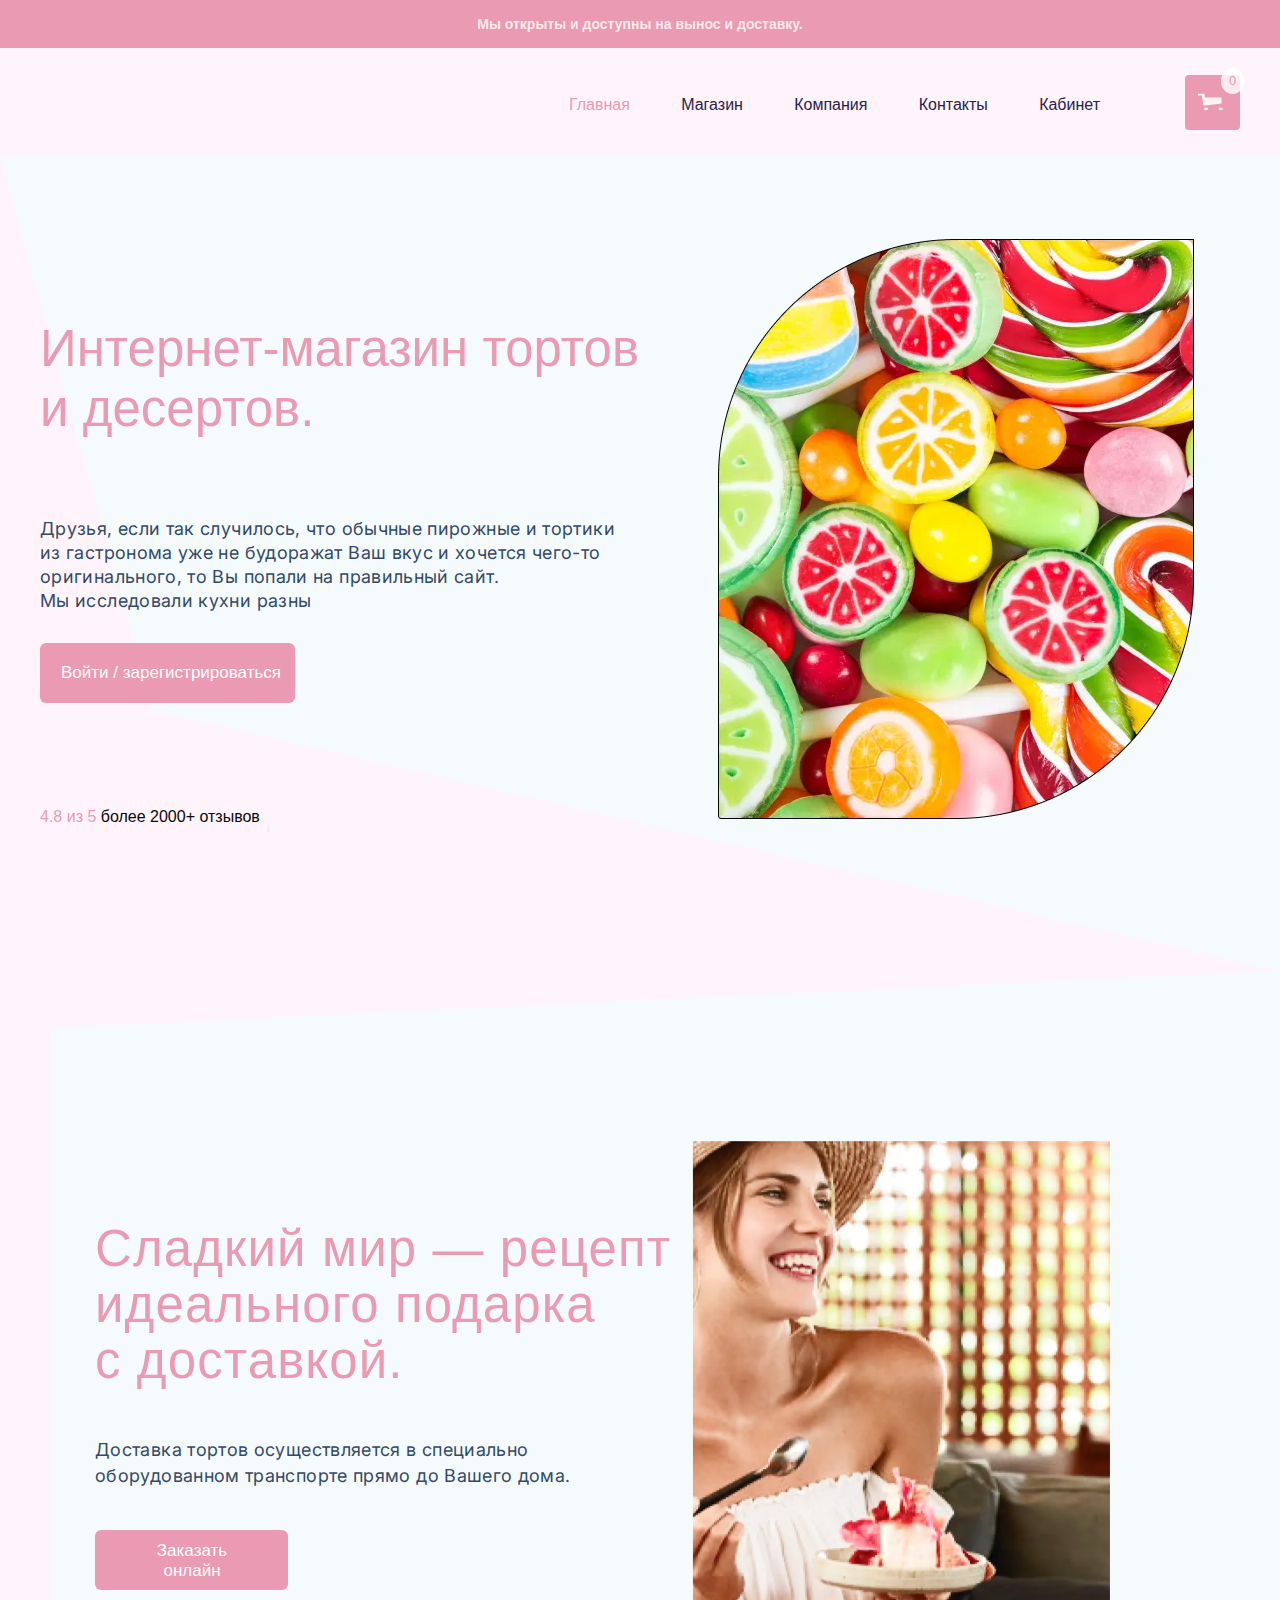
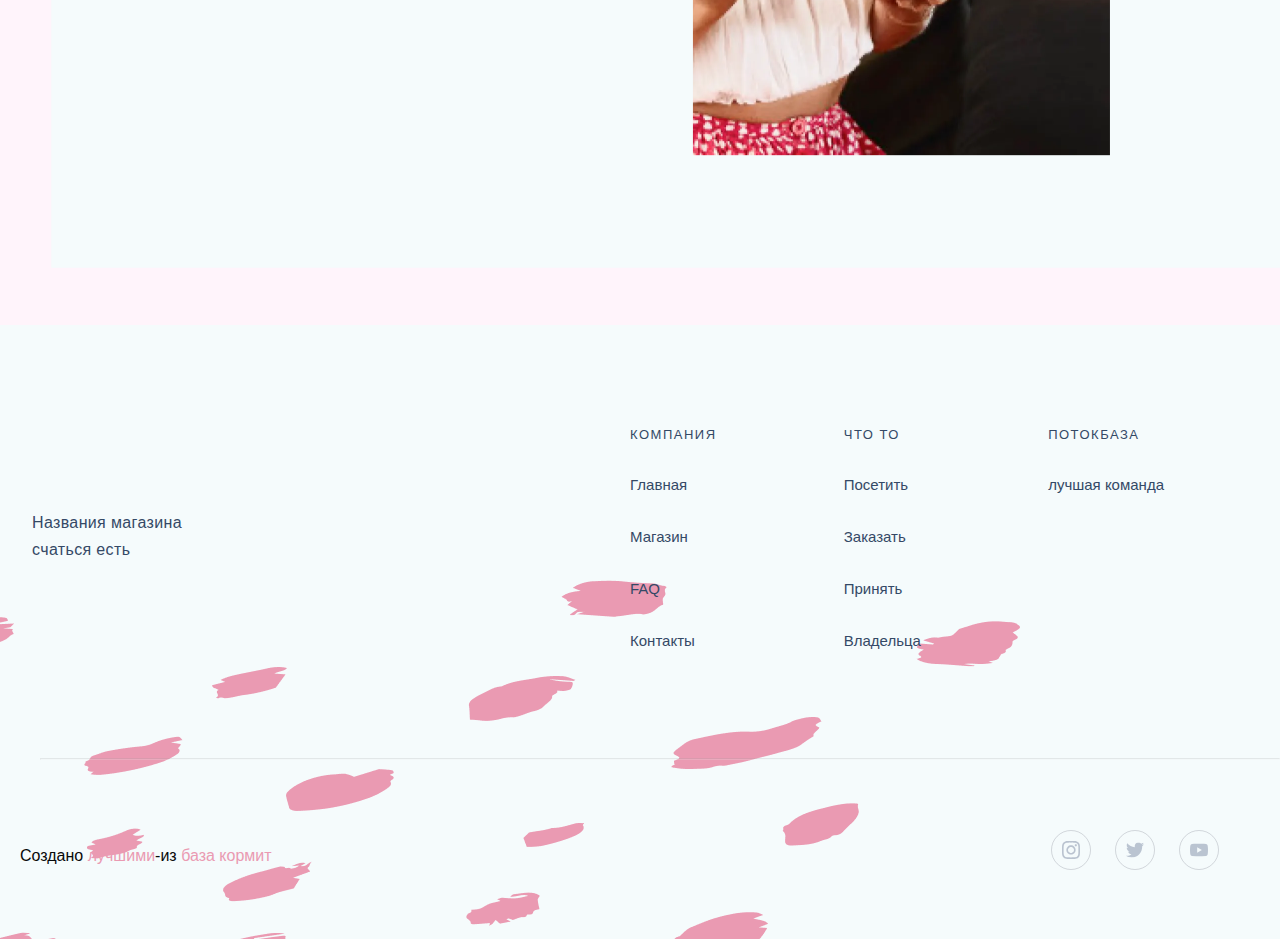
<file: index.html>
<!DOCTYPE html>
<html lang="ru" class="page">

<head>
  <meta charset="UTF-8" />
  <meta name="viewport" content="width=device-width, initial-scale=1.0" />
  <link rel="shortcut icon" href="favicon.ico" type="image/x-icon" />
  <meta http-equiv="X-UA-Compatible" content="ie=edge" />
  <meta name="theme-color" content="#111111" />
  <title>Project</title>
  <link rel="preconnect" href="https://fonts.googleapis.com" />
  <link rel="preconnect" href="https://fonts.gstatic.com" crossorigin />
  <link
    href="https://fonts.googleapis.com/css2?family=Inter&display=swap"
    rel="stylesheet"
  />
  <link rel="stylesheet" href="css/main.css" />
  <script defer src="js/main.js"></script>
</head>

<body class="page__body">
  <div class="site-container">
    <header class="header">
  <div class="header__top">
    <h2 class="header__top-title">
      Мы открыты и доступны на вынос и доставку.
    </h2>
  </div>

  <div class="header__bottom">
    <div class="container">
      <nav class="header__bottom-items">
        <ul class="header__bottom-links">
          <li class="header__bottom-link">
            <a class="link" id="main" href="./index.html">Главная</a>
          </li>
          <li class="header__bottom-link">
            <a class="link" id="shop" href="./shop.html">Магазин</a>
          </li>
          <li class="header__bottom-link">
            <a class="link" href="./company.html">Компания</a>
          </li>
          <li class="header__bottom-link">
            <a class="link" id="contact" href="./contact.html">Контакты</a>
          </li>
          <li class="header__bottom-link">
            <a class="link" href="./auth.html">Кабинет</a>
          </li>
        </ul>
      </nav>
      <button class="header__bottom-button">
        <svg
          width="25"
          height="17"
          viewBox="0 0 25 17"
          fill="none"
          xmlns="http://www.w3.org/2000/svg"
        >
          <g clip-path="url(#clip0_27994_319)">
            <path
              d="M3.83225 2H0V0H6.46187L7.12189 4H23.5294V9.93845L5.54325 12.3694L3.83225 2ZM22.7941 17C21.5758 17 20.5882 16.3284 20.5882 15.5C20.5882 14.6716 21.5758 14 22.7941 14C24.0124 14 25 14.6716 25 15.5C25 16.3284 24.0124 17 22.7941 17ZM8.08823 17C6.86996 17 5.88235 16.3284 5.88235 15.5C5.88235 14.6716 6.86996 14 8.08823 14C9.30651 14 10.2941 14.6716 10.2941 15.5C10.2941 16.3284 9.30651 17 8.08823 17Z"
              fill="white"
              fill-opacity="0.87"
            />
          </g>
          <defs>
            <clipPath id="clip0_27994_319">
              <rect width="25" height="17" fill="white" />
            </clipPath>
          </defs>
        </svg>
        <span>0</span>
      </button>
    </div>
  </div>
</header>

    <main class="main">
    <section class="shop">
  <div class="shop__background"></div>
  <div class="container">
    <div class="shop__left">
      <h1 class="shop__left-title text-pink__title">Интернет-магазин тортов и десертов.</h1>
      <p class="shop__left-text text-p">Друзья, если так случилось, что обычные пирожные и тортики из гастронома уже не будоражат Ваш вкус и хочется чего-то оригинального, то Вы попали на правильный сайт. Мы исследовали кухни разны</p>
      <div action="reg.html#" target="_blank">
        <form action="./auth.html" target="blank">
          <button class="shop__left-button button-pink">Войти <span>/</span> зарегистрироваться</button>
        </form>
      </div>
      <div class="shop__left-reviews">
        <span class="pink-text">4.8 из 5</span>
        <span class="black-text">более 2000+ отзывов</span>
      </div>
    </div>
    <div class="shop__right">
      <picture>
        <source srcset="./img/shop-img.webp" type="image/webp">
        <img loading="lazy" src="./img/shop-img.png" class="image" width="" height="" alt="Фрукты">
      </picture>
    </div>
  </div>
</section>

    <section class="delivery">
  <div class="delivery__background"></div>
  <div class="container">
    <div class="delivery__left">
      <h2 class="delivery__left-title text-pink__title">
        Сладкий мир — рецепт идеального подарка с доставкой.
      </h2>
      <p class="delivery__left-text text-p">
        Доставка тортов осуществляется в специально оборудованном транспорте
        прямо до Вашего дома.
      </p>
      <form action="./shop.html" target="_blank">
      <button class="delivery__left-button button-pink">Заказать онлайн</button>
      </form>
    </div>
    <div class="delivery__right">
      <picture>
        <source srcset="./img/delivery-img.webp" type="image/webp">
        <img loading="lazy" src="./img/delivery-img.png" class="image" width="" height="" alt="Фрукты">
      </picture>
    </div>
  </div>
</section>
  
    </main>
    <footer class="footer">
  <div class="footer__background"></div>
  <div class="container">
    <div class="footer__left">
      <h3 class="footer__left-title">Названия магазина</h3>
      <span class="footer__left-text">счаться есть</span>
    </div>
    <div class="footer__right">
      <div class="footer__right-box">
        <h3 class="footer__right-title">компания</h3>
        <ul class="footer__right-items">
          <li class="footer__right-item">
            <a href="#!" class="link">Главная</a>
          </li>
          <li class="footer__right-item">
            <a href="#!" class="link">Магазин</a>
          </li>
          <li class="footer__right-item">
            <a href="#!" class="link">FAQ</a>
          </li>
          <li class="footer__right-item">
            <a href="#!" class="link">Контакты</a>
          </li>
        </ul>
      </div>
      <div class="footer__right-box">
        <h3 class="footer__right-title">что то</h3>
        <ul class="footer__right-items">
          <li class="footer__right-item">
            <a href="#!" class="link">Посетить</a>
          </li>
          <li class="footer__right-item">
            <a href="#!" class="link">Заказать</a>
          </li>
          <li class="footer__right-item">
            <a href="#!" class="link">Принять</a>
          </li>
          <li class="footer__right-item">
            <a href="#!" class="link">Владельца</a>
          </li>
        </ul>
      </div>
      <div class="footer__right-box">
        <h3 class="footer__right-title">потокбаза</h3>
        <ul class="footer__right-items">
          <li class="footer__right-item">
            <a href="#!" class="link">лучшая команда</a>
          </li>
        </ul>
      </div>
    </div>
    <hr />
  </div>
  <div class="wrap">
    <div class="footer__bottom">
      <div class="footer__bottom-left">
        <span class="black-text">Создано</span>
        <span class="pink-text">лучшими</span
        ><span class="black-text">-из</span>
        <span class="pink-text">база кормит</span>
      </div>
      <div class="footer__bottom-right">
        <a class="footer__bottom-button"
          ><svg
            width="18"
            height="18"
            viewBox="0 0 18 18"
            fill="none"
            xmlns="http://www.w3.org/2000/svg"
          >
            <g clip-path="url(#clip0_27705_1015)">
              <g opacity="0.5">
                <path
                  opacity="0.5"
                  d="M11.9895 9.00048C11.992 8.60667 11.9157 8.21634 11.7651 7.8525C11.6144 7.48866 11.3924 7.15868 11.1122 6.88203C10.8367 6.60372 10.5086 6.38306 10.1469 6.23295C9.78526 6.08283 9.39735 6.00625 9.0058 6.00768C8.61238 6.00457 8.22231 6.08023 7.85858 6.23021C7.49484 6.38019 7.16478 6.60146 6.88784 6.88098C6.60839 7.15798 6.38717 7.48811 6.23723 7.85194C6.08728 8.21576 6.01164 8.60592 6.01475 8.99943C6.00998 9.3923 6.08373 9.78217 6.23168 10.1461C6.37962 10.5101 6.59877 10.8408 6.87626 11.1189C7.1545 11.3984 7.48596 11.6192 7.85101 11.7683C8.21606 11.9174 8.6073 11.9918 9.00159 11.987C9.39306 11.9885 9.78093 11.9121 10.1426 11.7622C10.5042 11.6123 10.8324 11.3918 11.108 11.1137C11.3882 10.837 11.6102 10.507 11.7608 10.1432C11.9115 9.77936 11.9878 9.38903 11.9853 8.99522L11.9895 9.00048ZM13.6156 9.00048C13.6129 10.2254 13.1256 11.3995 12.2601 12.2661C11.3947 13.1291 10.2236 13.6152 9.00159 13.6187C7.77695 13.6161 6.60315 13.1286 5.73671 12.263C4.87124 11.3963 4.38392 10.2223 4.38126 8.99732C4.38392 7.77239 4.87124 6.59832 5.73671 5.73168C6.60297 4.86562 7.7768 4.3778 9.00159 4.37486C10.2262 4.37752 11.4 4.86495 12.2665 5.73063C13.1308 6.59778 13.6169 7.77179 13.6188 8.99627L13.6156 9.00048ZM14.8794 4.2021C14.8767 4.48795 14.7635 4.76166 14.5635 4.96584C14.4635 5.06552 14.3442 5.14368 14.2128 5.19549C14.0815 5.24731 13.941 5.27168 13.7999 5.26712C13.6588 5.27168 13.5183 5.24731 13.387 5.19549C13.2556 5.14368 13.1363 5.06552 13.0363 4.96584C12.9367 4.86584 12.8585 4.74649 12.8067 4.61514C12.7549 4.48379 12.7306 4.34322 12.7351 4.2021C12.7306 4.06097 12.7549 3.92041 12.8067 3.78906C12.8585 3.65771 12.9367 3.53836 13.0363 3.43836C13.1363 3.33868 13.2556 3.26052 13.387 3.20871C13.5183 3.15689 13.6588 3.13252 13.7999 3.13708C13.941 3.13252 14.0815 3.15689 14.2128 3.20871C14.3442 3.26052 14.4635 3.33868 14.5635 3.43836C14.7632 3.64228 14.8765 3.91556 14.8794 4.20105V4.2021ZM9.00159 1.62962C8.2791 1.61627 7.37898 1.61627 6.30122 1.62962C5.42127 1.61391 4.54427 1.73582 3.70196 1.99094C3.50955 2.0671 3.32477 2.16127 3.15009 2.27221C2.97562 2.38502 2.81389 2.51641 2.66773 2.66409C2.52009 2.81028 2.38873 2.97205 2.27594 3.14656C2.16503 3.32128 2.07087 3.50611 1.99474 3.69856C1.73968 4.54107 1.6178 5.41828 1.6335 6.29843C1.61805 7.37644 1.61033 8.27713 1.61033 9.00048C1.61033 9.72384 1.617 10.6242 1.63034 11.7015C1.61533 12.5829 1.73829 13.4612 1.99474 14.3045C2.07087 14.497 2.16503 14.6818 2.27594 14.8565C2.38873 15.031 2.52009 15.1928 2.66773 15.339C2.81389 15.4867 2.97562 15.6181 3.15009 15.7309C3.32477 15.8418 3.50955 15.936 3.70196 16.0121C4.54427 16.2673 5.42127 16.3892 6.30122 16.3735C7.37828 16.3868 8.2784 16.3935 9.00159 16.3935C9.72478 16.3935 10.6249 16.3868 11.702 16.3735C12.5819 16.3892 13.4589 16.2673 14.3012 16.0121C14.4936 15.936 14.6784 15.8418 14.8531 15.7309C15.0276 15.6181 15.1893 15.4867 15.3354 15.339C15.4831 15.1928 15.6144 15.031 15.7272 14.8565C15.8381 14.6818 15.9323 14.497 16.0084 14.3045C16.2635 13.462 16.3854 12.5848 16.3697 11.7046C16.383 10.6273 16.3897 9.727 16.3897 9.00364C16.3897 8.28029 16.3827 7.37855 16.3686 6.29843C16.3843 5.41828 16.2624 4.54107 16.0074 3.69856C15.9312 3.50611 15.8371 3.32128 15.7262 3.14656C15.6134 2.97205 15.482 2.81028 15.3344 2.66409C15.1882 2.51641 15.0265 2.38502 14.852 2.27221C14.6773 2.16127 14.4926 2.0671 14.3002 1.99094C13.4578 1.73582 12.5809 1.61391 11.7009 1.62962C10.6217 1.61627 9.72197 1.61627 9.00159 1.62962ZM17.9958 9.00364C18.0091 10.2355 17.9891 11.4736 17.9358 12.718C17.9149 13.408 17.7932 14.0912 17.5745 14.7459C17.3447 15.398 16.9669 15.9879 16.4708 16.4693C15.9879 16.9649 15.3967 17.3418 14.7436 17.5702C14.089 17.7889 13.406 17.9106 12.7162 17.9315C11.4685 17.9884 10.2303 18.0084 9.00159 17.9915C7.77006 18.0084 6.53187 17.9898 5.287 17.9357C4.59699 17.9135 3.91395 17.7903 3.25962 17.5702C2.60547 17.3425 2.01312 16.966 1.52923 16.4704C1.03258 15.9877 0.654748 15.3963 0.425495 14.7427C0.206793 14.088 0.0850886 13.4048 0.0642526 12.7149C0.0101891 11.4718 -0.00982152 10.2337 0.00422096 9.00048C-0.0091194 7.76867 0.0108912 6.53054 0.0642526 5.28608C0.0850886 4.59612 0.206793 3.91292 0.425495 3.25822C0.654748 2.60465 1.03258 2.01325 1.52923 1.53059C2.01147 1.03396 2.60237 0.656048 3.25541 0.426596C3.90995 0.207843 4.59299 0.0861113 5.28279 0.0652704C6.52765 0.0118965 7.7655 -0.00811985 8.99632 0.00522362C10.2278 -0.00811985 11.4657 0.0118965 12.7099 0.0652704C13.3997 0.0861113 14.0827 0.207843 14.7372 0.426596C15.389 0.656178 15.9788 1.0337 16.4603 1.52954C16.9568 2.01189 17.3346 2.60292 17.564 3.25612C17.7827 3.91082 17.9044 4.59401 17.9252 5.28397C17.98 6.53194 18.0007 7.77043 17.9874 8.99943L17.9958 9.00364Z"
                  fill="#0C2050"
                />
              </g>
            </g>
            <defs>
              <clipPath id="clip0_27705_1015">
                <rect width="18" height="18" fill="white" />
              </clipPath>
            </defs>
          </svg>
        </a>
        <a class="footer__bottom-button"
          ><svg
            width="18"
            height="15"
            viewBox="0 0 18 15"
            fill="none"
            xmlns="http://www.w3.org/2000/svg"
          >
            <g clip-path="url(#clip0_27705_1010)">
              <g opacity="0.5">
                <path
                  opacity="0.5"
                  d="M17.9999 1.7822C17.3247 2.08472 16.6103 2.28516 15.8789 2.37724C16.2598 2.14035 16.5969 1.83645 16.8749 1.47947C17.1557 1.11929 17.3701 0.709583 17.5075 0.270466C16.7806 0.715349 15.9836 1.02654 15.1523 1.18999C14.814 0.818678 14.4063 0.521071 13.9534 0.314929C13.4831 0.101466 12.9737 -0.00626968 12.4595 -0.00103896C11.9745 -0.00260398 11.494 0.0945883 11.0458 0.284908C10.5977 0.475228 10.1908 0.75489 9.84881 1.10769C9.5049 1.45855 9.23229 1.87593 9.04676 2.33565C8.86124 2.79537 8.76649 3.2883 8.76802 3.78586C8.76848 4.07694 8.7994 4.36714 8.86024 4.65146C7.37108 4.57117 5.91534 4.16849 4.58871 3.46989C3.30123 2.78833 2.16549 1.84034 1.25319 0.685767C0.934744 1.27003 0.765355 1.92735 0.760743 2.59672C0.752867 3.22932 0.903371 3.85341 1.19786 4.40928C1.48541 4.95089 1.89679 5.41284 2.39669 5.75546C1.80895 5.73804 1.23393 5.5758 0.720167 5.28245V5.3184C0.722672 6.19918 1.02173 7.05203 1.56673 7.73263C2.10681 8.40326 2.85601 8.86206 3.68774 9.0315C3.36906 9.12936 3.03826 9.17939 2.70562 9.18003C2.4751 9.18056 2.24516 9.15647 2.01952 9.10813C2.24881 9.85359 2.70038 10.5064 3.31057 10.9746C3.93378 11.4524 4.6861 11.7201 5.46385 11.7409C4.82349 12.2482 4.1072 12.6456 3.34284 12.9177C2.54854 13.203 1.71388 13.3523 0.872326 13.3595C0.580423 13.359 0.288808 13.3407 -0.000976562 13.3046C0.825136 13.8484 1.72166 14.2704 2.66227 14.5581C3.6348 14.8552 4.64462 15.0041 5.65935 14.9999C9.07019 14.8681 11.672 13.6988 13.4647 11.4921C15.1867 9.47734 16.1471 6.89572 16.1713 4.21629C16.1713 4.05988 16.1654 3.89749 16.1537 3.72909C16.8734 3.19567 17.4975 2.53822 17.9981 1.78598L17.9999 1.7822Z"
                  fill="#0C2050"
                />
              </g>
            </g>
            <defs>
              <clipPath id="clip0_27705_1010">
                <rect width="18" height="15" fill="white" />
              </clipPath>
            </defs>
          </svg>
        </a>
        <a class="footer__bottom-button"
          ><svg
            width="18"
            height="13"
            viewBox="0 0 18 13"
            fill="none"
            xmlns="http://www.w3.org/2000/svg"
          >
            <g clip-path="url(#clip0_27705_1020)">
              <g opacity="0.5">
                <path
                  opacity="0.5"
                  d="M17.6135 2.04821C17.8005 2.95966 17.9092 3.88616 17.9383 4.81708C17.9794 5.8479 18 6.41142 18 6.50765C18 6.60387 17.9794 7.16708 17.9383 8.19727C17.9093 9.1285 17.8005 10.0553 17.6135 10.9671C17.5016 11.3562 17.3002 11.7121 17.0263 12.0048C16.7507 12.299 16.3998 12.5076 16.0139 12.6067C14.6823 12.8251 13.336 12.9364 11.9874 12.9397C10.2044 12.9819 9.20738 13.0029 8.99632 13.0029C8.78525 13.0029 7.78822 12.9819 6.00522 12.9397C4.65664 12.9364 3.31038 12.8251 1.97873 12.6067C1.5928 12.5076 1.24193 12.299 0.966357 12.0048C0.695415 11.7112 0.496928 11.3554 0.387463 10.9671C0.199807 10.0557 0.0904817 9.12918 0.0607424 8.19821C0.0202475 7.16739 0 6.60387 0 6.50765C0 6.41142 0.0205542 5.8479 0.0616627 4.81708C0.0910991 3.88614 0.200117 2.95963 0.387463 2.04821C0.496554 1.65789 0.69829 1.30136 0.97464 1.01048C1.25243 0.721001 1.60274 0.515674 1.98701 0.41708C3.31722 0.184731 4.66412 0.0673377 6.0135 0.0661367C7.7965 0.0239983 8.79354 0.00292969 9.0046 0.00292969C9.21567 0.00292969 10.2127 0.0239983 11.9957 0.0661367C13.3451 0.0673377 14.692 0.184731 16.0222 0.41708C16.4065 0.515674 16.7568 0.721001 17.0346 1.01048C17.3099 1.30166 17.5107 1.65817 17.619 2.04821H17.6135ZM7.15748 9.24067L11.8613 6.50482L7.15748 3.7567V9.24067Z"
                  fill="#0C2050"
                />
              </g>
            </g>
            <defs>
              <clipPath id="clip0_27705_1020">
                <rect width="18" height="13" fill="white" />
              </clipPath>
            </defs>
          </svg>
        </a>
      </div>
    </div>
  </div>
</footer>

  </div>
</body>

</html>
</file>
<file: css/main.css>
:root {
  --color-pink: #ea9ab2;
  --color-pink-2:rgba(255, 240, 249, 0.70);
  --color-pink-3:rgba(255, 240, 249, 0.7);
  --color-white: #ffffffcc;
  --color-bckgr: #f5fbfc;
  --color-p: #344966;
  --color-link: #28224B;
}
.custom-checkbox__field:checked + .custom-checkbox__content::after {
  opacity: 1;
}

.custom-checkbox__field:focus + .custom-checkbox__content::before {
  outline: 2px solid #f00;
  outline-offset: 2px;
}

.custom-checkbox__field:disabled + .custom-checkbox__content {
  opacity: 0.4;
  pointer-events: none;
}
html {
  -webkit-box-sizing: border-box;
  box-sizing: border-box;
}

*,
*::after,
*::before {
  -webkit-box-sizing: inherit;
  box-sizing: inherit;
}

ul {
  list-style-type: none;
  padding: 0;
}

body,
h1,
h2,
h3,
h4,
h5,
h6,
p,
ul,
ol,
li,
figure,
figcaption,
blockquote,
dl,
dd {
  margin: 0;
  font-size: inherit;
}

ul[class] {
  list-style: none;
}

img {
  max-width: 100%;
  display: block;
}

input,
button,
textarea,
select {
  font: inherit;
  border: none;
}

a {
  text-decoration: none;
}

fieldset {
  border: none;
  margin: 0;
  padding: 0;
}

/* Chrome, Safari, Edge, Opera */
input::-webkit-outer-spin-button,
input::-webkit-inner-spin-button {
  -webkit-appearance: none;
  margin: 0;
}



button {
  cursor: pointer;
}

a {
  color: #fc0000;
}

input {
  border: 1px solid #43ff2d;
  color: #43ff2d;
  outline: none;
}

button {
  padding: 0;
  margin: 0;
  color: red;
  border: 1px solid green;
  border-radius: 0;
}

.container {
  max-width: 1240px;
  padding-left: 20px;
  padding-right: 20px;
  margin: 0 auto;
}

.text-pink__title {
  color: var(--color-pink);
  font-size: 51px;
  line-height: 60px;
  font-weight: 400;
}

.text-p {
  max-width: 580px;
  color: var(--color-p);
  font-size: 18px;
  line-height: 24.12px;
  letter-spacing: 0.36px;
  font-family: "Inter";
}

.button-pink {
  border: transparent;
  border-radius: 6px;
  background: #ea9ab2;
  color: #fff;
  padding: 20px 14px 20px 21px;
  font-size: 17px;
  text-align: center;
  line-height: 20px;
  -webkit-transition: background 0.3s ease-in-out;
  transition: background 0.3s ease-in-out;
}
.button-pink:hover, .button-pink:active, .button-pink:focus {
  background: rgba(234, 154, 178, 0.7);
}


.shop__left-reviews {
  margin-top: 35px;
}

.pink-text {
  color: var(--color-pink);
  font-size: 16px;
  line-height: 20px;
  
}

.black-text {
  color: #08090a;
  font-size: 16px;
  line-height: 20px;
  
}

.header__top {
  background: var(--color-pink);
}
.header__top-title {
  font-size: 14px;
  line-height: 20px;
  color: var(--color-white);
  text-align: center;
  padding-top: 14px;
  padding-bottom: 14px;
}
.header__bottom {
  background-color: var(--color-pink-2);
}
.header__bottom-links {
  display: -webkit-box;
  display: -ms-flexbox;
  display: flex;
  width: 531px;
  -webkit-box-pack: justify;
  -ms-flex-pack: justify;
  justify-content: space-between;
  padding-top: 45px;
  padding-bottom: 39px;
  margin-right: 85px;
}
.header .container {
  display: -webkit-box;
  display: -ms-flexbox;
  display: flex;
  -webkit-box-pack: end;
  -ms-flex-pack: end;
  justify-content: end;
  -webkit-box-align: center;
  -ms-flex-align: center;
  align-items: center;
}
.header__bottom-link:hover .link, .header__bottom-link:active .link, .header__bottom-link:focus .link {
  color: var(--color-pink);
  -webkit-transition: color 0.3s ease-in-out;
  transition: color 0.3s ease-in-out;
}
.header__bottom-link .link {
  color: var(--color-link);
}
.header__bottom-link .active {
  color: var(--color-pink);
  cursor: default;
}
.header__bottom-button {
  width: 55px;
  height: 55px;
  position: relative;
  background: var(--color-pink);
  border-radius: 4px;
  border: transparent;
  -webkit-transition: background 0.3s ease-in-out;
  transition: background 0.3s ease-in-out;
}
.header__bottom-button:hover, .header__bottom-button:focus, .header__bottom-button:active {
  background: #f5becf;
}
.header__bottom-button:hover svg, .header__bottom-button:focus svg, .header__bottom-button:active svg {
  -webkit-transform: scale(1.2) translateY(-45%);
  -ms-transform: scale(1.2) translateY(-45%);
  transform: scale(1.2) translateY(-45%);
}
.header__bottom-button svg {
  position: absolute;
  width: 25px;
  height: 17px;
  top: 50%;
  -webkit-transform: translateY(-50%);
  -ms-transform: translateY(-50%);
  transform: translateY(-50%);
  left: 13px;
  -webkit-transition: -webkit-transform 0.3s ease-in-out;
  transition: -webkit-transform 0.3s ease-in-out;
  transition: transform 0.3s ease-in-out;
  transition: transform 0.3s ease-in-out, -webkit-transform 0.3s ease-in-out;
}
.header__bottom-button span {
  position: absolute;
  background: var(--color-white);
  padding: 4px 8px;
  border-radius: 50%;
  color: var(--color-pink);
  line-height: 18px;
  font-size: 13px;
  bottom: 36px;
  left: 36px;
}

.shop {
  position: relative;
  background-color: var(--color-pink-2);
  z-index: 1;
}
.shop .shop__background {
  position: absolute;
  top: 0;
  left: 0;
  height: 100%;
  width: 100%;
  background: var(--color-bckgr);
  -webkit-clip-path: polygon(0 0, 100% 0, 100% 100%, 12% 68%);
  clip-path: polygon(0 0, 100% 0, 100% 100%, 12% 68%);
  z-index: 1;
}
.shop__left {
  position: relative;
  max-width: 600px;
  z-index: 2;
}
.shop__left-title {
  margin-top: 67px;
  margin-bottom: 78px;
}
.shop__left-text {
  margin-bottom: 29px;
}
.shop__left-button {
  margin-bottom: 67px;
}
.shop__left-button span {
  display: inline-block;
  -webkit-transition: -webkit-transform 0.3s ease-in-out;
  transition: -webkit-transform 0.3s ease-in-out;
  transition: transform 0.3s ease-in-out;
  transition: transform 0.3s ease-in-out, -webkit-transform 0.3s ease-in-out;
}
.shop__left-button:hover span, .shop__left-button:active span, .shop__left-button:focus span {
  -webkit-transform: rotate(360deg);
  -ms-transform: rotate(360deg);
  transform: rotate(360deg);
}
.shop__right {
  position: relative;
  z-index: 2;
  width: 476px;
  height: 580px;
}
.shop__right .image {
  -o-object-fit: contain;
  object-fit: contain;
  -webkit-transform: translateY(-13px) translateX(-46px);
  -ms-transform: translateY(-13px) translateX(-46px);
  transform: translateY(-13px) translateX(-46px);
}
.shop .container {
  display: -webkit-box;
  display: -ms-flexbox;
  display: flex;
  -webkit-box-pack: justify;
  -ms-flex-pack: justify;
  justify-content: space-between;
  padding-top: 96px;
  padding-bottom: 139px;
}

.delivery {
  position: relative;
  background-color: var(--color-pink-2);
  z-index: 1;
  padding-bottom: 90px;
}
.delivery__background {
  position: absolute;
  top: 0;
  left: 0;
  height: 100%;
  width: 100%;
  background: var(--color-bckgr);
  -webkit-clip-path: polygon(4% 6%, 100% 0, 100% 94%, 4% 94%);
  clip-path: polygon(4% 6%, 100% 0, 100% 94%, 4% 94%);
  z-index: 1;
}
.delivery .container {
  max-width: 1130px;
  display: -webkit-box;
  display: -ms-flexbox;
  display: flex;
  -webkit-box-pack: justify;
  -ms-flex-pack: justify;
  justify-content: space-between;
  padding-top: 250px;
}
.delivery__left {
  max-width: 578px;
}
.delivery__left-title {
  position: relative;
  z-index: 2;
  line-height: 56px;
  letter-spacing: 1.1px;
  margin-bottom: 48px;
}
.delivery__left-text {
  position: relative;
  z-index: 2;
  line-height: 26px;
  margin-bottom: 41px;
}
.delivery__left-button {
  position: relative;
  z-index: 2;
  width: 193px;
  padding: 11px 58px 9px 59px;
}
.delivery__right {
  position: relative;
  width: 417px;
  height: 614px;
  z-index: 2;
}
.delivery__right .image {
  -webkit-transform: translate(-18%, -13%);
  -ms-transform: translate(-18%, -13%);
  transform: translate(-18%, -13%);
}

.footer {
  position: relative;
  padding-top: 100px;
  background: var(--color-bckgr);
}
.footer__background {
  position: absolute;
  bottom: 0;
  left: 0;
  width: 100%;
  height: 100%;
  background: url(../img/footer-img.png) no-repeat left bottom;
}
.footer .container {
  position: relative;
  display: -webkit-box;
  display: -ms-flexbox;
  display: flex;
  -webkit-box-pack: justify;
  -ms-flex-pack: justify;
  justify-content: space-between;
  -webkit-box-align: center;
  -ms-flex-align: center;
  align-items: center;
  padding-right: 96px;
  padding-left: 12px;
}
.footer__left {
  width: 56%;
  margin-bottom: 79px;
  margin-top: -35px;
}
.footer__right {
  width: 50%;
  display: -webkit-box;
  display: -ms-flexbox;
  display: flex;
  -webkit-box-pack: justify;
  -ms-flex-pack: justify;
  justify-content: space-between;
  margin-bottom: 79px;
}
.footer__left-text, .footer__left-title {
  color: var(--color-p);
  font-weight: 400;
  font-size: 16px;
  line-height: 27px;
  letter-spacing: 0.36px;
}
.footer__right-title {
  color: var(--color-p);
  margin-bottom: 28px;
  font-weight: 400;
  font-size: 13px;
  line-height: 20px;
  letter-spacing: 1.5px;
  text-transform: uppercase;
}
.footer__right-item {
  margin-bottom: 28px;
}
.footer__right-item:hover .link, .footer__right-item:active .link, .footer__right-item:focus .link {
  color: var(--color-pink);
  -webkit-transition: color 0.3s ease-in-out;
  transition: color 0.3s ease-in-out;
}
.footer__right-item .link {
  color: var(--color-p);
  font-size: 15px;
  line-height: 20px;
}
.footer hr {
  display: block;
  position: absolute;
  width: 100%;
  background: rgba(126, 130, 143, 0.09);
  opacity: 0.2;
  bottom: 0;
  left: 0;
  margin-left: 20px;
  margin-right: 20px;
}
.footer__bottom {
  display: -webkit-box;
  display: -ms-flexbox;
  display: flex;
  width: 100%;
  -webkit-box-pack: justify;
  -ms-flex-pack: justify;
  justify-content: space-between;
  -webkit-box-align: center;
  -ms-flex-align: center;
  align-items: center;
  position: relative;
  z-index: 2;
}
.footer__bottom-left {
  margin-top: 84px;
  padding-bottom: 71px;
}
.footer__bottom-right {
  display: -webkit-box;
  display: -ms-flexbox;
  display: flex;
  -webkit-box-pack: justify;
  -ms-flex-pack: justify;
  justify-content: space-between;
  width: 168px;
}
.footer__bottom-button {
  position: relative;
  width: 40px;
  height: 40px;
  border-radius: 50%;
  border: 1px solid rgba(126, 130, 143, 0.3);
  background: transparent;
  cursor: pointer;
  -webkit-transition: background 0.3s ease-in-out;
  transition: background 0.3s ease-in-out;
}
.footer__bottom-button:hover, .footer__bottom-button:active, .footer__bottom-button:focus {
  background: rgba(234, 154, 178, 0.2);
}
.footer__bottom-button:hover svg, .footer__bottom-button:active svg, .footer__bottom-button:focus svg {
  -webkit-transform: translate(-50%, -50%) scale(1.2);
  -ms-transform: translate(-50%, -50%) scale(1.2);
  transform: translate(-50%, -50%) scale(1.2);
}
.footer__bottom-button svg {
  position: absolute;
  top: 50%;
  left: 50%;
  -webkit-transform: translate(-50%, -50%);
  -ms-transform: translate(-50%, -50%);
  transform: translate(-50%, -50%);
  -webkit-transition: -webkit-transform 0.3s ease-in-out;
  transition: -webkit-transform 0.3s ease-in-out;
  transition: transform 0.3s ease-in-out;
  transition: transform 0.3s ease-in-out, -webkit-transform 0.3s ease-in-out;
}
.footer .wrap {
  display: -webkit-box;
  display: -ms-flexbox;
  display: flex;
  -webkit-box-pack: justify;
  -ms-flex-pack: justify;
  justify-content: space-between;
  max-width: 1281px;
  padding-left: 20px;
  padding-right: 61px;
  margin: 0 auto;
}

.products {
  position: relative;
  background: var(--color-bckgr);
}
.products__background {
  position: absolute;
  width: 100%;
  height: 90px;
  background: var(--color-pink-3);
  top: 0;
  left: 0;
  -webkit-clip-path: polygon(0 0, 100% 0, 100% 46%, 0% 100%);
  clip-path: polygon(0 0, 100% 0, 100% 46%, 0% 100%);
}
.products__title {
  text-align: center;
  max-width: 442px;
  margin: 0 auto;
  padding-top: 125px;
  margin-bottom: 10px;
}
.products__text {
  text-align: center;
  max-width: 486px;
  margin: 0 auto;
  margin-bottom: 23px;
}
.products__button-wrap {
  display: -webkit-box;
  display: -ms-flexbox;
  display: flex;
  gap: 30px;
  margin: 0 auto;
  max-width: 464px;
}
.products__button {
  padding: 16px 46px;
  color: #222;
  font-size: 14px;
  font-style: normal;
  font-weight: 400;
  line-height: 20px;
  border-radius: 6px;
  border: 1px solid rgba(97, 114, 131, 0.2);
  background: transparent;
  -webkit-transition: color 0.3s ease-in-out, background 0.3s ease-in-out, border 0.3s ease-in-out;
  transition: color 0.3s ease-in-out, background 0.3s ease-in-out, border 0.3s ease-in-out;
  margin-bottom: 40px;
}
.products__button:hover {
  border: 1px solid var(--color-pink);
}
.products .active {
  border: 1px solid var(--color-pink);
  background: var(--color-pink);
  color: #fff;
}
.products__cards {
  display: -webkit-box;
  display: -ms-flexbox;
  display: flex;
  -webkit-box-pack: justify;
  -ms-flex-pack: justify;
  justify-content: space-between;
  -ms-flex-wrap: wrap;
  flex-wrap: wrap;
  gap: 20px;
  margin-bottom: 65px;
}
.products .button-pink {
  display: block;
  max-width: 198px;
  margin: 0 auto;
}
.products .dnone {
  display: none;
}

.card {
  position: relative;
  border-radius: 6px;
  border: 1px solid rgba(53, 184, 190, 0.15);
  background: var(--color-pink-3);
  width: 49%;
  min-width: 500px;
  padding-top: 35px;
  padding-bottom: 26px;
}
.card__price {
  position: absolute;
  top: 37px;
  right: 26px;
  font-size: 15px;
  font-style: normal;
  font-weight: 400;
  line-height: 20px;
}
.card__box {
  display: -webkit-box;
  display: -ms-flexbox;
  display: flex;
  gap: 8px;
  margin-left: 176px;
}
.card__title {
  font-weight: 400;
  color: #08090a;
  font-size: 18px;
  font-style: normal;
  font-weight: 400;
  line-height: 20px;
  letter-spacing: 0.6px;
  margin-bottom: 18px;
  margin-left: 176px;
}
.card__text {
  color: #344966;
  font-size: 16px;
  font-style: normal;
  line-height: 24px;
  letter-spacing: 0.32px;
  margin-bottom: 32px;
  margin-left: 176px;
}
.card__box-number {
  position: relative;
  width: 60px;
  height: 45px;
  border-radius: 6px;
  border: 1px solid #ddd;
  background: #fafafa;
}
.card__box-number span {
  position: absolute;
  top: 50%;
  left: 50%;
  -webkit-transform: translate(-50%, -50%);
  -ms-transform: translate(-50%, -50%);
  transform: translate(-50%, -50%);
  color: #0d1821;
  text-align: center;
  font-size: 16px;
  font-style: normal;
  font-weight: 400;
  line-height: 27px;
  letter-spacing: 0.36px;
}
.card__button {
  color: #0d1821;
  font-size: 16px;
  font-style: normal;
  font-weight: 400;
  line-height: 27px;
  letter-spacing: 0.36px;
  padding: 8px 20px 10px 17px;
  background: var(--color-pink);
  border: 1px solid transparent;
  border-radius: 6px;
  -webkit-transition: background 0.2s ease-in-out;
  transition: background 0.2s ease-in-out;
}
.card__button:hover {
  background: #ec88a6;
}

body {
  font-family: "Inter";
  font-weight: 400;
  font-size: 18px;
}

.dnone {
  display: none;
}
/* ди */ 
.obratnuj-zvonok{
	width: 100%;
	max-width: 350px;
}
.form-zvonok{
	width: 100%;
	display: flex;
	flex-direction: column;
	padding: 0 20px;
	box-sizing: border-box;
}
.form-zvonok div{
	padding: 15px 0;
}
.bot-send-mail{
	box-sizing: border-box;
	width: 100%;
}
.form-zvonok label,.form-zvonok input{
display: block;
width: 100%;
box-sizing: border-box;
}
.form-zvonok label{
	margin-bottom: 5px;
	font-weight: bold;
}
.form-zvonok input{
	padding: 10px 15px;
	margin-top: 10px;
}
.form-zvonok label span{
	color: rgb(236, 63, 63);
}
.form-zvonok .bot-send-mail{
	padding: 15px;
	margin-top: 10px;
  background: none;
  border: none;
  text-transform: uppercase;
  color: #fff;
	font-weight: bold;
	background-color: #ec88a6;
	cursor: pointer;
	border: 3px #d27893 solid;
	border-radius: 5px;
}
.form-zvonok .bot-send-mail:hover{
	color: #009b97;
	background-color: #fff;
}

.center{
  display: flex;
  width: 100%;
  text-align: center
}




             





















@font-face {
	font-family: Poppins-Regular;
	src: url(../fonts/poppins/Poppins-Regular.ttf)
}
@font-face {
	font-family: Poppins-Medium;
	src: url(../fonts/poppins/Poppins-Medium.ttf)
}
@font-face {
	font-family: Poppins-Bold;
	src: url(../fonts/poppins/Poppins-Bold.ttf)
}
@font-face {
	font-family: Poppins-SemiBold;
	src: url(../fonts/poppins/Poppins-SemiBold.ttf)
}
@font-face {
	font-family: Montserrat-Bold;
	src: url(../fonts/montserrat/Montserrat-Bold.ttf)
}


 *{
	margin: 0;
	padding: 0;
	box-sizing: border-box
}
#body1, #html1 {
	height: 100%;
	font-family: Poppins-Regular, sans-serif
}
#a1 {
	font-family: Poppins-Regular;
	font-size: 14px;
	line-height: 1.7;
	color: #666;
	margin: 0;
	transition: all .4s;
	-webkit-transition: all .4s;
	-o-transition: all .4s;
	-moz-transition: all .4s
}
#a1:focus {
	outline: none!important
}
#a1:hover {
	text-decoration: none;
	color: #333
}
h1, h2, h3, h4, h5, h6 {
	margin: 0
}
p {
	font-family: Poppins-Regular;
	font-size: 14px;
	line-height: 1.7;
	color: #666;
	margin: 0
}
ul, li {
	margin: 0;
	list-style-type: none
}
input {
	outline: none;
	border: none
}
textarea {
	outline: none;
	border: none
}
textarea:focus, input:focus {
	border-color: transparent!important
}
input::-webkit-input-placeholder {
	color: #999
}
input:-moz-placeholder {
	color: #999
}
input::-moz-placeholder {
	color: #999
}
input:-ms-input-placeholder {
	color: #999
}
textarea::-webkit-input-placeholder {
	color: #999
}
textarea:-moz-placeholder {
	color: #999
}
textarea::-moz-placeholder {
	color: #999
}
textarea:-ms-input-placeholder {
	color: #999
}
button {
	outline: none!important;
	border: none;
	background: 0 0
}
button:hover {
	cursor: pointer
}
iframe {
	border: none!important
}
.txt1 {
	font-family: Poppins-Regular;
	font-size: 13px;
	line-height: 1.4;
	color: #999
}
.txt2 {
	font-family: Poppins-Regular;
	font-size: 13px;
	line-height: 1.4;
	color: #ec88a6;
}
.txt3 {
	font-family: Poppins-Regular;
	font-size: 15px;
	line-height: 1.4;
	color: #ec88a6;
	text-transform: uppercase
}
.size1 {
	width: 355px;
	max-width: 100%
}
.size2 {
	width: calc(100% - 43px)
}
.limiter {
	width: 100%;
	margin: 0 auto
}
.container1-login100 {
	width: 100%;
	min-height: 100vh;
	display: -webkit-box;
	display: -webkit-flex;
	display: -moz-box;
	display: -ms-flexbox;
	display: flex;
	flex-wrap: wrap;
	justify-content: center;
	align-items: center;
	padding: 15px;
	background: #f2f2f2
}
.wrap-login100 {
	width: 1170px;
	background: #fff;
	overflow: hidden;
	display: -webkit-box;
	display: -webkit-flex;
	display: -moz-box;
	display: -ms-flexbox;
	display: flex;
	flex-wrap: wrap;
	align-items: stretch;
	flex-direction: row-reverse
}
.login100-more {
	width: 50%;
	background-repeat: no-repeat;
	background-size: cover;
	background-position: center;
	position: relative;
	z-index: 1
}
.login100-more::before {
	content: "";
	display: block;
	position: absolute;
	z-index: -1;
	width: 100%;
	height: 100%;
	top: 0;
	left: 0;
	background: rgba(0, 0, 0, .3)
}
.login100-form {
	width: 50%;
	display: -webkit-box;
	display: -webkit-flex;
	display: -moz-box;
	display: -ms-flexbox;
	display: flex;
	flex-wrap: wrap;
	padding: 303px 65px 40px
}
.login100-form-title {
	font-family: Poppins-Regular;
	font-size: 20px;
	color: #555;
	line-height: 1.2;
	text-transform: uppercase;
	letter-spacing: 2px;
	text-align: center;
	width: 100%;
	display: block
}
.wrap-input100 {
	width: 100%;
	position: relative;
	border: 1px solid #e6e6e6
}
.rs1-wrap-input100, .rs2-wrap-input100 {
	width: 50%
}
.rs2-wrap-input100 {
	border-left: none
}
.input100 {
	display: block;
	width: 100%;
	background: 0 0;
	font-family: Poppins-Regular;
	font-size: 18px;
	color: #666;
	line-height: 1.2;
	padding: 0 25px
}
input.input100 {
	height: 55px
}
.focus-input100 {
	position: absolute;
	display: block;
	width: calc(100% + 2px);
	height: calc(100% + 2px);
	top: -1px;
	left: -1px;
	pointer-events: none;
	border: 1px solid #ec88a6;
	visibility: hidden;
	opacity: 0;
	-webkit-transition: all .4s;
	-o-transition: all .4s;
	-moz-transition: all .4s;
	transition: all .4s;
	-webkit-transform: scaleX(1.1) scaleY(1.3);
	-moz-transform: scaleX(1.1) scaleY(1.3);
	-ms-transform: scaleX(1.1) scaleY(1.3);
	-o-transform: scaleX(1.1) scaleY(1.3);
	transform: scaleX(1.1) scaleY(1.3)
}
.input100:focus+.focus-input100 {
	visibility: visible;
	opacity: 1;
	-webkit-transform: scale(1);
	-moz-transform: scale(1);
	-ms-transform: scale(1);
	-o-transform: scale(1);
	transform: scale(1)
}
.container1-login100-form-btn {
	width: 100%;
	display: -webkit-box;
	display: -webkit-flex;
	display: -moz-box;
	display: -ms-flexbox;
	display: flex;
	flex-wrap: wrap;
	justify-content: center
}
.login100-form-btn {
	display: -webkit-box;
	display: -webkit-flex;
	display: -moz-box;
	display: -ms-flexbox;
	display: flex;
	justify-content: center;
	align-items: center;
	padding: 0 20px;
	width: 100%;
	height: 50px;
	border-radius: 3px;
	background: #ec88a6;
	font-family: Montserrat-Bold;
	font-size: 12px;
	color: #fff;
	line-height: 1.2;
	text-transform: uppercase;
	letter-spacing: 1px;
	-webkit-transition: all .4s;
	-o-transition: all .4s;
	-moz-transition: all .4s;
	transition: all .4s
}
.login100-form-btn:hover {
	background: #333
}
@media(max-width:992px) {
	.login100-form {
		width: 60%;
		padding-left: 30px;
		padding-right: 30px
	}
	.login100-more {
		width: 40%
	}
}
@media(max-width:768px) {
	.login100-form {
		width: 100%
	}
	.login100-more {
		width: 100%
	}
}
@media(max-width:576px) {
	.login100-form {
		padding-left: 15px;
		padding-right: 15px;
		padding-top: 150px
	}
	.rs1-wrap-input100, .rs2-wrap-input100 {
		width: 100%
	}
	.rs2-wrap-input100 {
		border-left: 1px solid #e6e6e6
	}
}
.validate-input {
	position: relative
}
.alert-validate::before {
	content: attr(data-validate);
	position: absolute;
	max-width: 70%;
	background-color: #fff;
	border: 1px solid #ec88a6;
	border-radius: 2px;
	padding: 4px 25px 4px 10px;
	top: 50%;
	-webkit-transform: translateY(-50%);
	-moz-transform: translateY(-50%);
	-ms-transform: translateY(-50%);
	-o-transform: translateY(-50%);
	transform: translateY(-50%);
	right: 12px;
	pointer-events: none;
	font-family: Poppins-Regular;
	color: #ec88a6;
	font-size: 13px;
	line-height: 1.4;
	text-align: left;
	visibility: hidden;
	opacity: 0;
	-webkit-transition: opacity .4s;
	-o-transition: opacity .4s;
	-moz-transition: opacity .4s;
	transition: opacity .4s
}
.alert-validate::after {
	content: "\f12a";
	font-family: FontAwesome;
	display: block;
	position: absolute;
	color: #ec88a6;
	font-size: 16px;
	top: 50%;
	-webkit-transform: translateY(-50%);
	-moz-transform: translateY(-50%);
	-ms-transform: translateY(-50%);
	-o-transform: translateY(-50%);
	transform: translateY(-50%);
	right: 18px
}
.alert-validate:hover:before {
	visibility: visible;
	opacity: 1
}
@media(max-width:992px) {
	.alert-validate::before {
		visibility: visible;
		opacity: 1
	}
}











































*,
*::before,
*::after {
  box-sizing: border-box;
}

.d-none {
  display: none !important;
}

html {
  font-family: sans-serif;
  line-height: 1.15;
  -webkit-text-size-adjust: 100%;
  -webkit-tap-highlight-color: rgba(0, 0, 0, 0);
}

body{
  margin: 0;
  font-family: -apple-system, BlinkMacSystemFont, "Segoe UI", Roboto, "Helvetica Neue", Arial, "Noto Sans", sans-serif, "Apple Color Emoji", "Segoe UI Emoji", "Segoe UI Symbol", "Noto Color Emoji";
  font-size: 1rem;
  font-weight: 400;
  line-height: 1.5;
  color: #212529;
  text-align: left;
  background-color: #fff;
}

label {
  display: inline-block;
  margin-bottom: 0.5rem;
}

#button3 {
  border-radius: 0;
}

input,
#button3,
select,
optgroup,
#textarea2 {
  margin: 0;
  font-family: inherit;
  font-size: inherit;
  line-height: inherit;
}

#button3,
input {
  overflow: visible;
}

#button3,
select {
  text-transform: none;
}

select {
  word-wrap: normal;
}

button,
[type="button"],
[type="reset"],
[type="submit"] {
  -webkit-appearance: button;
}

button:not(:disabled),
[type="button"]:not(:disabled),
[type="reset"]:not(:disabled),
[type="submit"]:not(:disabled) {
  cursor: pointer;
}

button::-moz-focus-inner,
[type="button"]::-moz-focus-inner,
[type="reset"]::-moz-focus-inner,
[type="submit"]::-moz-focus-inner {
  padding: 0;
  border-style: none;
}

input[type="radio"],
input[type="checkbox"] {
  box-sizing: border-box;
  padding: 0;
}

input[type="date"],
input[type="time"],
input[type="datetime-local"],
input[type="month"] {
  -webkit-appearance: listbox;
}

#textarea2 {
  overflow: auto;
  resize: vertical;
}

.container2 {
  padding-right: 15px;
  padding-left: 15px;
  margin-right: auto;
  margin-left: auto;
  max-width: 560px;
}

#h12 {
  margin-top: 0;
  margin-bottom: 1rem;
  font-size: 1.5rem;
  font-weight: 500;
  line-height: 1.2;
  text-align: center;
}

.form__wrapper {
  position: relative;
  padding: 1rem;
  border: 1px solid rgba(0, 0, 0, .125);
  border-radius: 4px;
  margin-bottom: 2rem;
}

.form-row {
  display: -ms-flexbox;
  display: flex;
  -ms-flex-wrap: wrap;
  flex-wrap: wrap;
  margin-right: -5px;
  margin-left: -5px;
}

@media (min-width: 576px) {
  .form-row>.form-group {
    -ms-flex: 0 0 50%;
    flex: 0 0 50%;
    max-width: 50%;
    padding-right: 5px;
    padding-left: 5px;
  }
}

.form-group {
  margin-bottom: 1rem;
}

.form-control {
  display: block;
  width: 100%;
  height: calc(1.5em + .75rem + 2px);
  padding: .375rem .75rem;
  font-size: 1rem;
  font-weight: 400;
  line-height: 1.5;
  color: #495057;
  background-color: #fff;
  background-clip: padding-box;
  border: 1px solid #ced4da;
  border-radius: .25rem;
  transition: border-color .15s ease-in-out, box-shadow .15s ease-in-out;
}

.form-control:focus {
  color: #495057;
  background-color: #fff;
  border-color: #80bdff;
  outline: 0;
  box-shadow: 0 0 0 0.2rem rgba(0, 123, 255, .25);
}

label {
  display: inline-block;
  margin-bottom: .5rem;
}

.invalid-feedback {
  display: none;
  width: 100%;
  margin-top: .25rem;
  font-size: 80%;
  color: #dc3545;
}

input[type=checkbox],
input[type=radio] {
  box-sizing: border-box;
  padding: 0;
}

#textarea2.form-control {
  overflow: auto;
  resize: vertical;
  height: auto;
}

/* Стили для секции, с помощью которой можно добавить к форме файлы */
.form-attach__label {
  margin-bottom: 0.5rem;
}

.form-attach__wrapper {
  position: relative;
  border: 2px dashed #e0e0e0;
  border-radius: 0.375rem;
  min-height: 50px;
}

.is-invalid .form-attach__wrapper {
  border-color: #dc3545;
}

.form-attach__wrapper input {
  position: absolute;
  top: 0;
  left: 0;
  bottom: 0;
  width: 100%;
  filter: alpha(opacity=0);
  opacity: 0;
  outline: none;
  cursor: pointer;
  display: block;
}

.form-attach__description {
  text-align: center;
  padding: 1rem 0.5rem;
  color: #757575;
}

.form-attach__items {
  display: flex;
  flex-wrap: wrap;
}

.form-attach__item {
  flex: 0 0 25%;
  overflow: hidden;
  flex: 0 1 calc((100% / 4) - 0.5rem);
  margin: 0.25rem;
  font-size: 0.75rem;
  border: 1px solid #eee;
  padding: 1.625rem 0.25rem;
  border-radius: 0.25rem;
  position: relative;
  min-height: 100%;
  display: flex;
  flex-direction: column;
  align-items: center;
  justify-content: center;
}

.form-attach__image {
  display: block;
  max-width: 100%;
  height: auto;
  margin-top: auto;
  margin-left: auto;
  margin-right: auto;
  border: 1px solid #eee;
}

.form-attach__name {
  margin-top: auto;
  max-width: 100%;
  overflow: hidden;
  word-wrap: break-word;
  color: #757575;
  text-align: center;
}

.form-attach__size {
  position: absolute;
  bottom: 0;
  left: 0;
  right: 0;
  padding: 3px 6px;
  font-weight: bold;
  text-align: right;
}

.form-attach__link {
  position: absolute;
  top: 0;
  right: 0;
  padding: 0 .375rem 0.5rem;
  color: inherit;
  cursor: pointer;
  float: right;
  font-size: 1.5rem;
  font-weight: 700;
  line-height: 1;
  color: #000;
  text-shadow: 0 1px 0 #fff;
  opacity: .5;
}

.form-attach__item.is-valid {
  border-color: #28a745;
}

.form-attach__item.is-invalid {
  border-color: #dc3545;
}

.text-sm {
  font-size: 0.75rem;
}

/* Стили секции, в которой выводится капча */
.form-captcha {
  display: flex;
  align-items: center;
  margin-bottom: 2rem;
}

.form-captcha__image {
  border-radius: 4px;
  margin-right: 0.5rem;
}

.form-captcha__refresh {
  padding: 0.5rem 0.75rem;
  line-height: 1;
  border: 1px solid #ced4da;
  margin-right: 0.5rem;
  border-radius: 4px;
  cursor: pointer;
}

.form-captcha__refresh:hover {
  background-color: #eee;
}

.form-captcha__input {
  flex-grow: 1;
  position: relative;
  margin-bottom: 0;
}

@media (max-width: 400px) {
  .form-captcha {
    flex-wrap: wrap;
  }

  .form-captcha__input {
    min-width: 200px;
    margin-top: 0.5rem;
  }
}

.form-captcha__input .invalid-feedback {
  position: absolute;
  bottom: -1.5rem;
}

/* CSS для секции "Пользовтельское соглашение" */
.form-check {
  display: block;
  min-height: 1.5rem;
  padding-left: 1.5em;
}

.form-check-input.is-invalid,
.was-validated .form-check-input:invalid {
  border-color: #dc3545;
}

.form-check-input {
  width: 1em;
  height: 1em;
  margin-top: 0.25em;
  vertical-align: top;
  background-color: #fff;
  background-repeat: no-repeat;
  background-position: center;
  background-size: contain;
  border: 1px solid rgba(0, 0, 0, .25);
  border-radius: 0.25em;
  -webkit-appearance: none;
  -moz-appearance: none;
  appearance: none;
  -webkit-print-color-adjust: exact;
  color-adjust: exact;
}

.form-check .form-check-input {
  float: left;
  margin-left: -1.5em;
}

.form-check-input.is-invalid~.form-check-label,
.was-validated .form-check-input:invalid~.form-check-label {
  color: #dc3545;
}

.form-check-input:checked[type=checkbox] {
  background-image: url("data:image/svg+xml,%3csvg xmlns='http://www.w3.org/2000/svg' viewBox='0 0 20 20'%3e%3cpath fill='none' stroke='%23fff' stroke-linecap='round' stroke-linejoin='round' stroke-width='3' d='M6 10l3 3l6-6'/%3e%3c/svg%3e");
}

.form-check-input:checked {
  border-color: #9e9e9e;
  background-color: #9e9e9e;
}

.form-check-label {
  margin-bottom: 0;
}

.is-invalid~.invalid-feedback,
.is-invalid~.invalid-tooltip,
.was-validated :invalid~.invalid-feedback,
.was-validated :invalid~.invalid-tooltip {
  display: block;
}

.invalid-feedback {
  display: none;
  width: 100%;
  margin-top: 0.25rem;
  font-size: .875em;
  color: #dc3545;
}




.custom-control {
  position: relative;
  display: block;
  min-height: 1.5rem;
  padding-left: 1.5rem;
}

.custom-control-input {
  position: absolute;
  z-index: -1;
  opacity: 0;
}

.custom-control-label {
  position: relative;
  margin-bottom: 0;
  vertical-align: top;
}

.custom-checkbox .custom-control-label::before {
  border-radius: .25rem;
}

.custom-control-label::before {
  transition: background-color .15s ease-in-out, border-color .15s ease-in-out, box-shadow .15s ease-in-out;
}

.custom-control-label::before {
  position: absolute;
  top: .25rem;
  left: -1.5rem;
  display: block;
  width: 1rem;
  height: 1rem;
  pointer-events: none;
  content: "";
  background-color: #fff;
  border: #adb5bd solid 1px;
}

.custom-control-label::after {
  position: absolute;
  top: .25rem;
  left: -1.5rem;
  display: block;
  width: 1rem;
  height: 1rem;
  content: "";
  background: no-repeat 50%/50% 50%;
}

.custom-checkbox .custom-control-input:checked~.custom-control-label::after {
  background-image: url("data:image/svg+xml,%3csvg xmlns='http://www.w3.org/2000/svg' viewBox='0 0 8 8'%3e%3cpath fill='%23fff' d='M6.564.75l-3.59 3.612-1.538-1.55L0 4.26 2.974 7.25 8 2.193z'/%3e%3c/svg%3e");
}

.custom-control-label::after {
  position: absolute;
  top: .25rem;
  left: -1.5rem;
  display: block;
  width: 1rem;
  height: 1rem;
  content: "";
  background: no-repeat 50%/50% 50%;
}

.custom-control-input:checked~.custom-control-label::before {
  color: #fff;
  border-color: #007bff;
  background-color: #007bff;
}

.custom-control-input:focus~.custom-control-label::before {
  box-shadow: 0 0 0 0.2rem rgba(0, 123, 255, 0.25);
}

.custom-control-input:focus:not(:checked)~.custom-control-label::before {
  border-color: #80bdff;
}

.custom-control-input:active~.custom-control-label::before {
  color: #fff;
  background-color: #b3d7ff;
  border-color: #b3d7ff;
}

.form-agreement label {
  font-size: 0.875rem;
}

.form-control.is-valid {
  border-color: #28a745;
  padding-right: calc(1.5em + .75rem);
  background-image: url("data:image/svg+xml,%3csvg xmlns='http://www.w3.org/2000/svg' viewBox='0 0 8 8'%3e%3cpath fill='%2328a745' d='M2.3 6.73L.6 4.53c-.4-1.04.46-1.4 1.1-.8l1.1 1.4 3.4-3.8c.6-.63 1.6-.27 1.2.7l-4 4.6c-.43.5-.8.4-1.1.1z'/%3e%3c/svg%3e");
  background-repeat: no-repeat;
  background-position: center right calc(.375em + .1875rem);
  background-size: calc(.75em + .375rem) calc(.75em + .375rem);
}

#textarea2.form-control.is-valid {
  padding-right: calc(1.5em + .75rem);
  background-position: top calc(.375em + .1875rem) right calc(.375em + .1875rem);
}

.form-control.is-valid:focus {
  border-color: #28a745;
  box-shadow: 0 0 0 0.2rem rgba(40, 167, 69, .25);
}

.form-control.is-invalid {
  border-color: #dc3545;
  padding-right: calc(1.5em + .75rem);
  background-image: url("data:image/svg+xml,%3csvg xmlns='http://www.w3.org/2000/svg' fill='%23dc3545' viewBox='-2 -2 7 7'%3e%3cpath stroke='%23dc3545' d='M0 0l3 3m0-3L0 3'/%3e%3ccircle r='.5'/%3e%3ccircle cx='3' r='.5'/%3e%3ccircle cy='3' r='.5'/%3e%3ccircle cx='3' cy='3' r='.5'/%3e%3c/svg%3E");
  background-repeat: no-repeat;
  background-position: center right calc(.375em + .1875rem);
  background-size: calc(.75em + .375rem) calc(.75em + .375rem);
}

#textarea2.form-control.is-invalid {
  padding-right: calc(1.5em + .75rem);
  background-position: top calc(.375em + .1875rem) right calc(.375em + .1875rem);
}


.form-control.is-invalid:focus {
  border-color: #dc3545;
  box-shadow: 0 0 0 0.2rem rgba(220, 53, 69, .25);
}

.form-control.is-invalid~.invalid-feedback,
.is-invalid .invalid-feedback {
  display: block;
}

.form-submit {
  text-align: right;
}

#button3[type="submit"] {
  display: inline-flex;
  align-items: center;
  justify-content: center;
  font-weight: 400;
  color: #fff;
  -webkit-user-select: none;
  -moz-user-select: none;
  -ms-user-select: none;
  user-select: none;
  background-color: #007bff;
  border: 1px solid #007bff;
  padding: .375rem .75rem;
  font-size: 1rem;
  line-height: 1.5;
  border-radius: .25rem;
  transition: color .15s ease-in-out, background-color .15s ease-in-out, border-color .15s ease-in-out, box-shadow .15s ease-in-out;
  position: relative;
}

#button3[type="submit"]:disabled {
  opacity: 0.65;
}

#button3[type="submit"]:not(:disabled)::before {
  content: "";
  width: 1rem;
  height: 1rem;
  margin-right: .5rem;
  background: url("data:image/svg+xml;charset=utf8,%3Csvg xmlns='http://www.w3.org/2000/svg' viewBox='0 0 512.333 512'%3E%3Cpath fill='%23fff' d='M476 3.2L12.5 270.6c-18.1 10.4-15.8 35.6 2.2 43.2L121 358.4l287.3-253.2c5.5-4.9 13.3 2.6 8.6 8.3L176 407v80.5c0 23.6 28.5 32.9 42.5 15.8L282 426l124.6 52.2c14.2 6 30.4-2.9 33-18.2l72-432C515 7.8 493.3-6.8 476 3.2z'/%3E%3C/svg%3E") transparent no-repeat center center;
  background-size: 100% 100%;
}

@keyframes spinner-border {
  100% {
    transform: rotate(360deg);
  }
}

#button3[type="submit"]:disabled::before {
  content: "";
  display: inline-block;
  width: 1rem;
  height: 1rem;
  vertical-align: -0.125em;
  border: 0.2em solid currentColor;
  border-right-color: transparent;
  border-radius: 50%;
  -webkit-animation: .75s linear infinite spinner-border;
  animation: .75s linear infinite spinner-border;
}

#button3[type="submit"]:not(:disabled):hover {
  color: #fff;
  background-color: #0069d9;
  border-color: #0062cc;
}

#button3[type="submit"]:not(:disabled):focus {
  outline: 0;
  box-shadow: 0 0 0 0.2rem rgba(38, 143, 255, 0.5);
}

.form-error {
  position: relative;
  padding: .5rem 1rem 0.6rem;
  margin-bottom: 1rem;
  border-radius: .25rem;
  color: #dc3545;
  background-color: #dc35450d;
  border: 1px solid #dc3545;
}

.form-error_hide {
  display: none;
}

.form-success {
  position: absolute;
  top: 0;
  left: 0;
  right: 0;
  bottom: 0;
  z-index: 1000;
  display: flex;
  text-align: center;
  align-items: center;
  background: rgba(0, 0, 0, .7);
  font-size: 1.25rem;
  border-radius: 0.25rem;
}

.form-success_hide {
  display: none;
}

.form-success__message {
  position: relative;
  padding: 1rem;
  background-color: #fafafa;
}

.form-success__btn {
  font-weight: 400;
  color: #0d6efd;
  text-decoration: underline;
  border: none;
  background-color: transparent;
  display: inline;
  padding: 0;
}

.textpinkgap {
  margin-top: 66px;
  margin-left: 140px;
  color: rgba(234, 154, 178, 1);
  font-size: 30px;
}

.text__black{
  font-size: 30px;
  color: rgba(0, 0, 0, 1);
  margin-left:227px; 
  ;
}

.text__pink {
  margin-left: 140px;
  color: rgba(234, 154, 178, 1);
  font-size: 30px;
}

.title p {
  text-align: center;
  color: rgba(234, 154, 178, 1);
  font-size:55px;
  margin-top: 1em;
  margin-bottom: 1em;
  }
</file>
